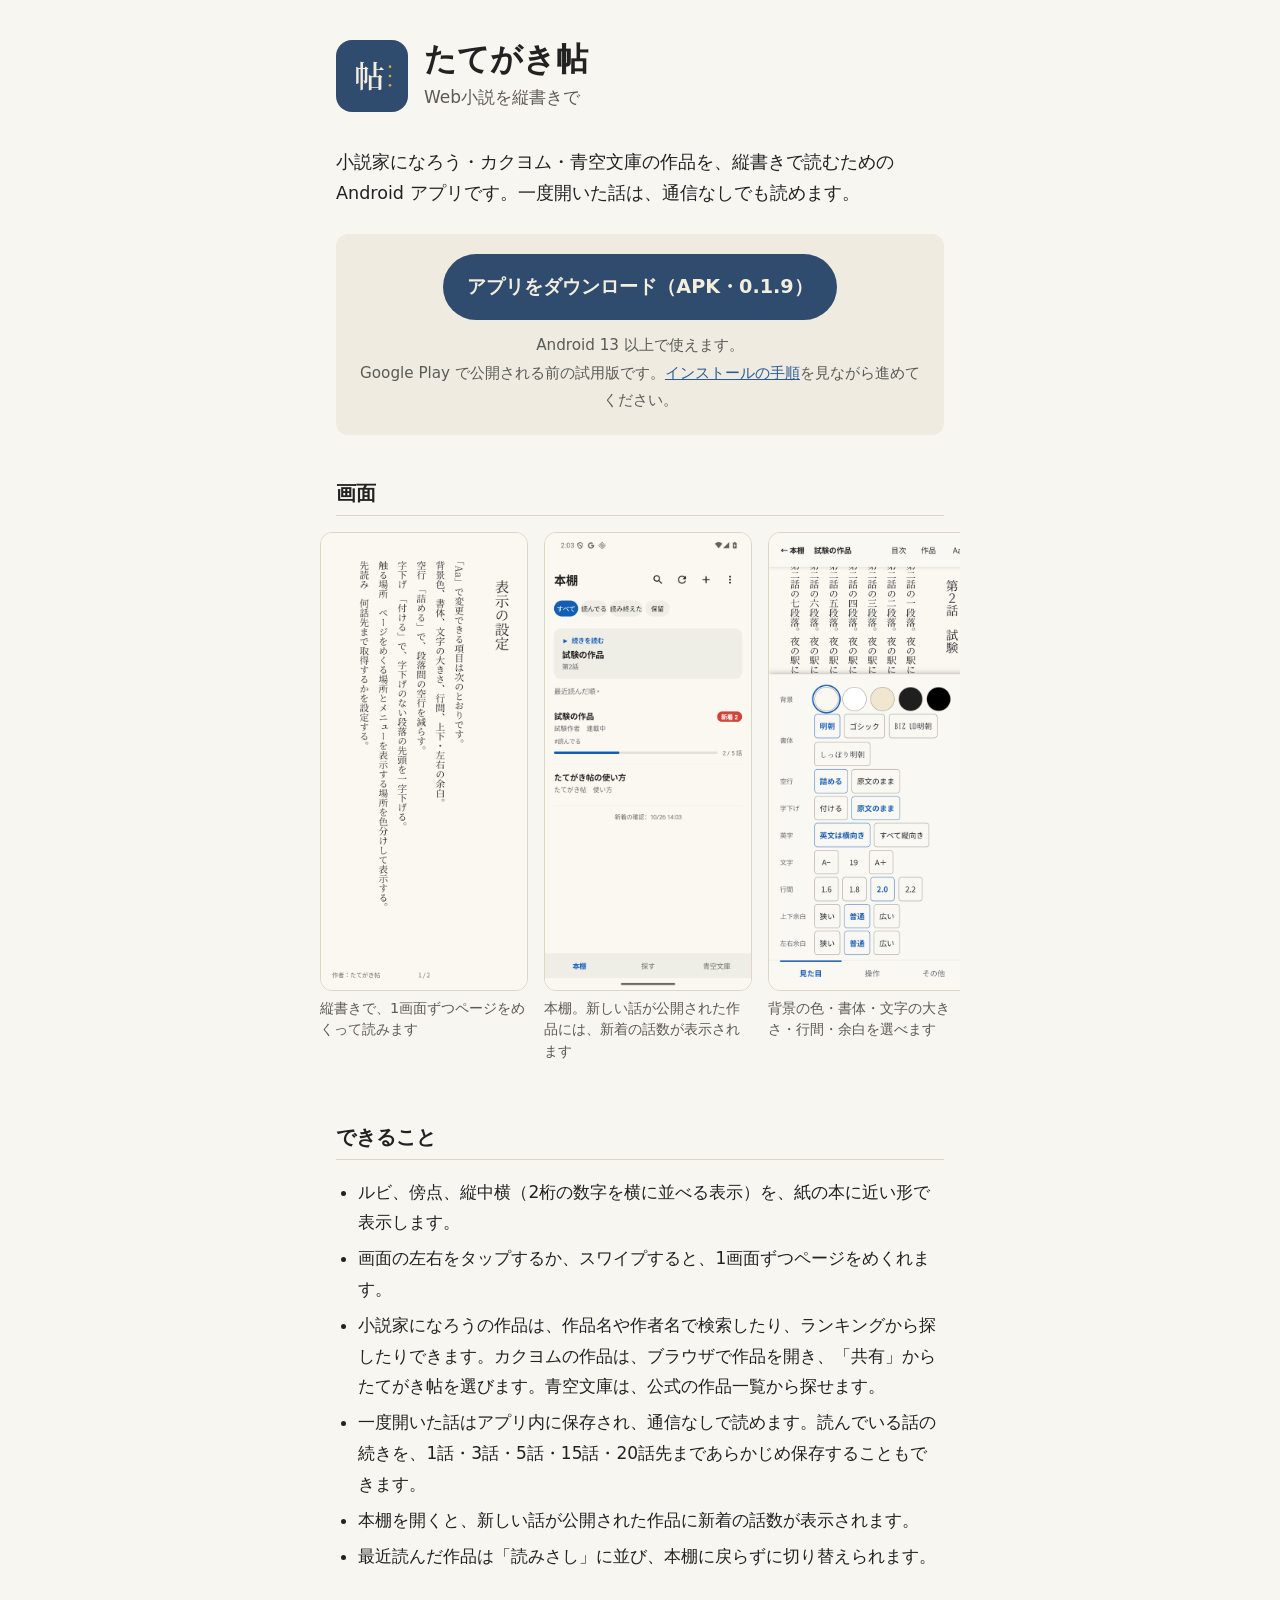
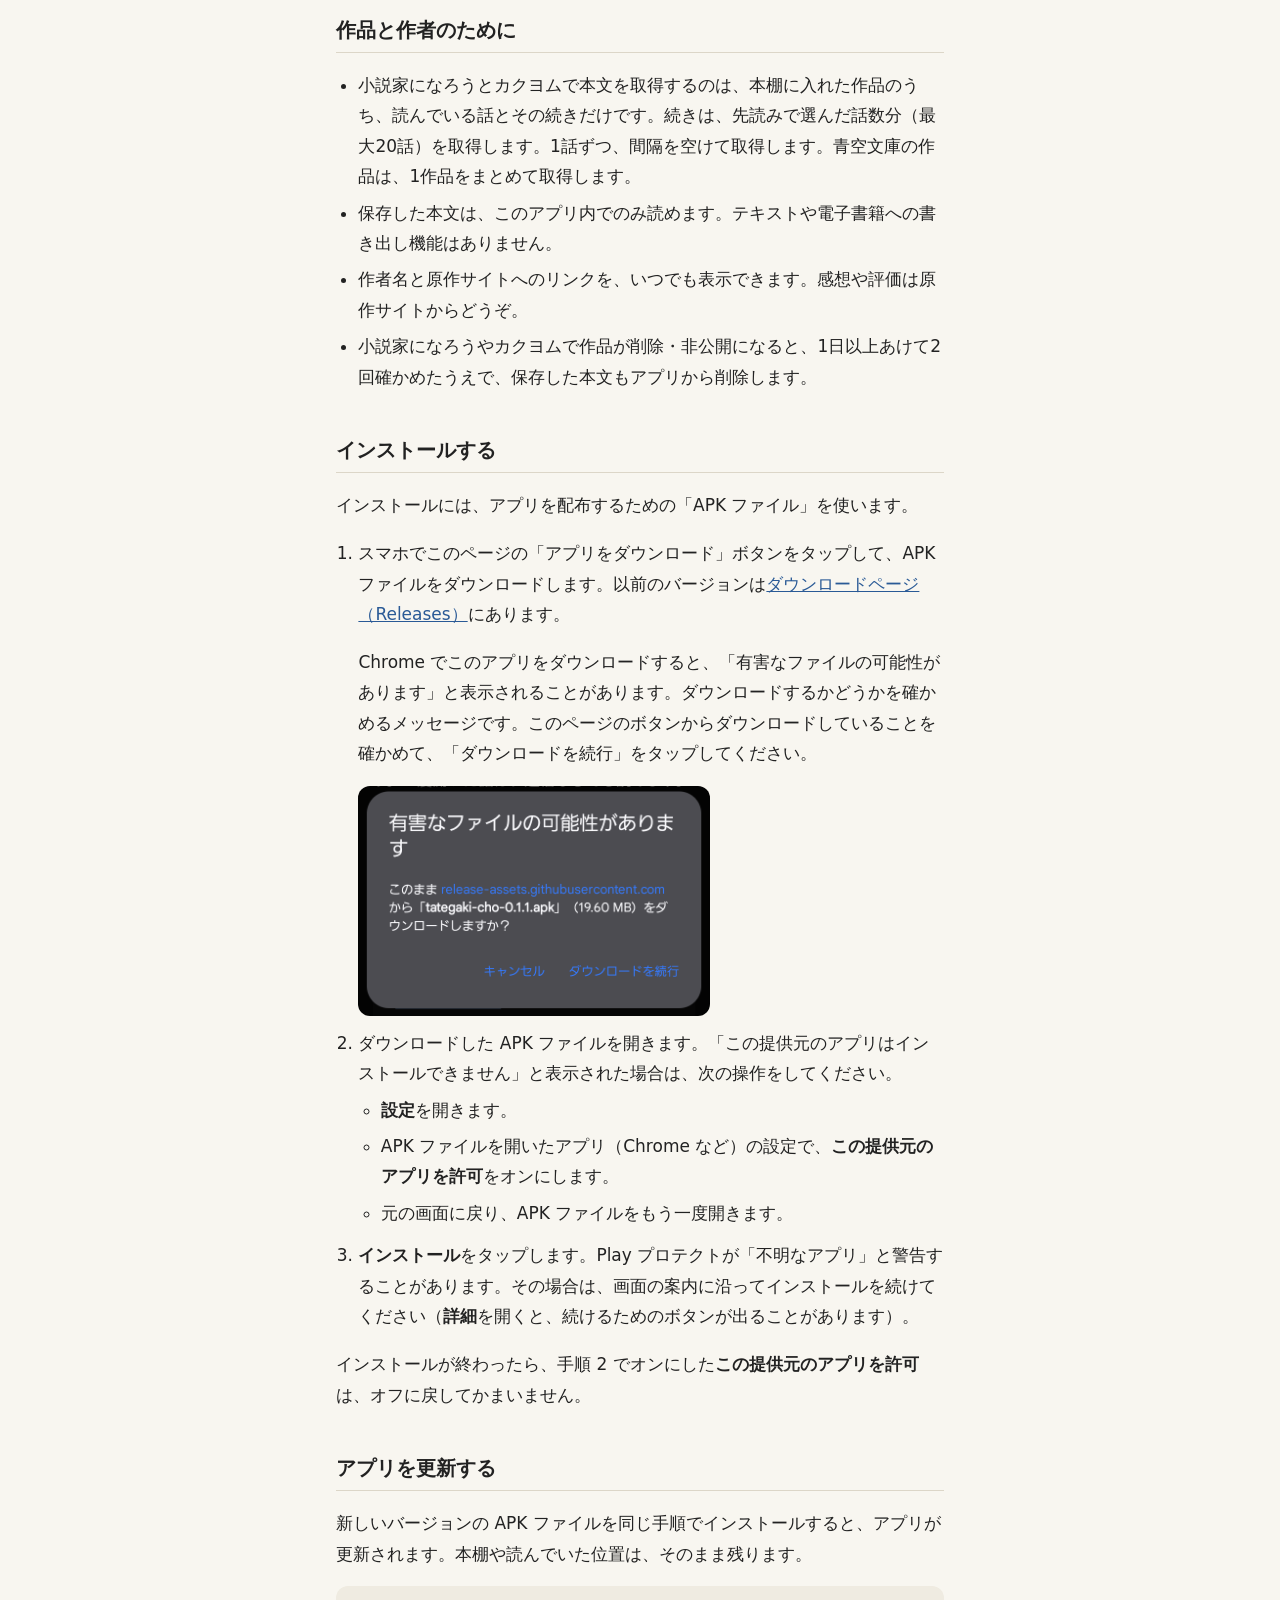
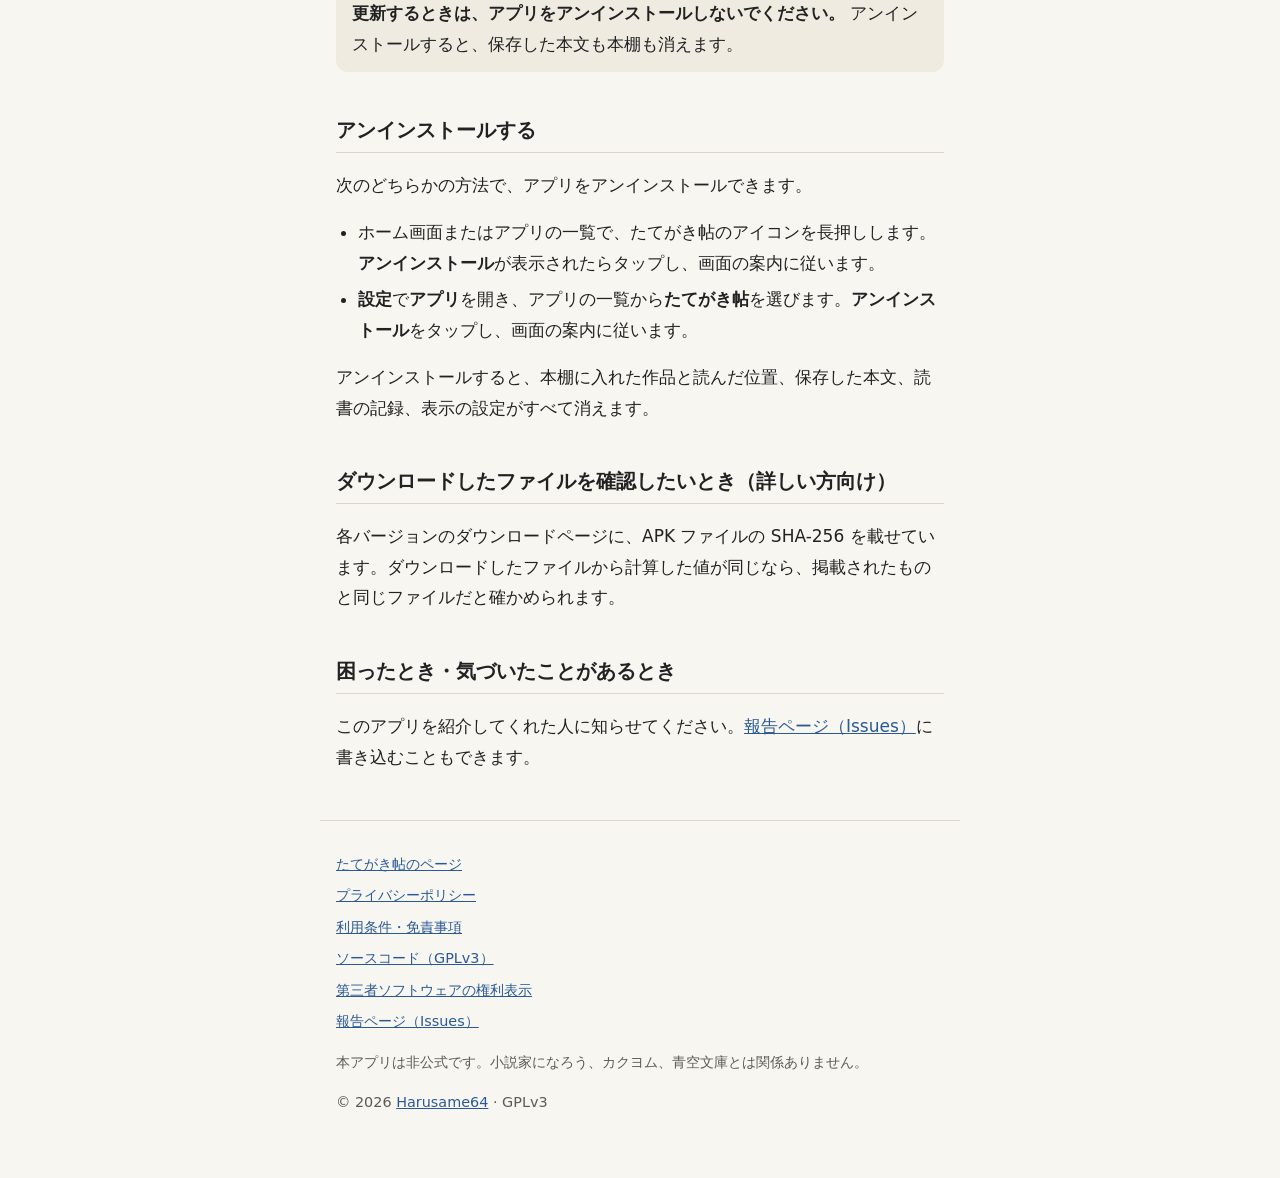
<file: site/index.html>
<!doctype html>
<html lang="ja">
<head>
<meta charset="utf-8">
<meta name="viewport" content="width=device-width, initial-scale=1">
<title>たてがき帖 — Web小説を縦書きで</title>
<meta name="description" content="小説家になろう・カクヨム・青空文庫の作品を縦書きで読む Android アプリ。開いた話は通信なしでも読めます。">
<link rel="canonical" href="https://harusame64.github.io/tategaki-cho/">
<meta property="og:type" content="website">
<meta property="og:site_name" content="たてがき帖">
<meta property="og:locale" content="ja_JP">
<meta property="og:title" content="たてがき帖 — Web小説を縦書きで">
<meta property="og:description" content="小説家になろう・カクヨム・青空文庫の作品を縦書きで読む Android アプリ。開いた話は通信なしでも読めます。">
<meta property="og:url" content="https://harusame64.github.io/tategaki-cho/">
<meta property="og:image" content="https://harusame64.github.io/tategaki-cho/icon-512.png">
<meta name="twitter:card" content="summary">
<meta name="referrer" content="no-referrer">
<link rel="icon" href="icon.svg" type="image/svg+xml">
<link rel="icon" href="icon-32.png" sizes="32x32">
<link rel="apple-touch-icon" href="icon-180.png">
<script type="application/ld+json">
{
  "@context": "https://schema.org",
  "@type": "SoftwareApplication",
  "name": "たてがき帖",
  "applicationCategory": "BookApplication",
  "operatingSystem": "Android 13+",
  "url": "https://harusame64.github.io/tategaki-cho/",
  "downloadUrl": "https://github.com/Harusame64/tategaki-cho/releases/download/v0.1.9/tategaki-cho-0.1.9.apk",
  "license": "https://www.gnu.org/licenses/gpl-3.0.html",
  "inLanguage": "ja",
  "isAccessibleForFree": true,
  "description": "小説家になろう・カクヨム・青空文庫の作品を縦書きで読む Android アプリ。開いた話は通信なしでも読めます。"
}
</script>
<link rel="stylesheet" href="style.css">
</head>
<body>
<header>
  <img src="icon.svg" alt="" width="72" height="72">
  <div>
    <h1>たてがき帖</h1>
    <p>Web小説を縦書きで</p>
  </div>
</header>

<main>
  <p class="lead">小説家になろう・カクヨム・青空文庫の作品を、縦書きで読むための Android アプリです。一度開いた話は、通信なしでも読めます。</p>

  <div class="download">
    <!-- The APK itself, by version (its file name carries the version). Updated at each release (docs/release.md). -->
    <a class="button" href="https://github.com/Harusame64/tategaki-cho/releases/download/v0.1.9/tategaki-cho-0.1.9.apk">アプリをダウンロード（APK・0.1.9）</a>
    <p>Android 13 以上で使えます。<br>Google Play で公開される前の試用版です。<a href="#install">インストールの手順</a>を見ながら進めてください。</p>
  </div>

  <h2>画面</h2>
  <div class="shots">
    <figure>
      <img src="images/kinari_page.png" width="540" height="1200" alt="縦書きのページ。アプリに入っている使い方の説明を表示している">
      <figcaption>縦書きで、1画面ずつページをめくって読みます</figcaption>
    </figure>
    <figure>
      <img src="images/kinari_shelf.png" width="540" height="1200" alt="本棚。「続きを読む」ボタンと、新着の話数が表示された作品">
      <figcaption>本棚。新しい話が公開された作品には、新着の話数が表示されます</figcaption>
    </figure>
    <figure>
      <img src="images/kinari_aa.png" width="540" height="1200" alt="表示の設定。背景、書体、文字の大きさ、行間、余白など">
      <figcaption>背景の色・書体・文字の大きさ・行間・余白を選べます</figcaption>
    </figure>
    <figure>
      <img src="images/dark_page.png" width="540" height="1200" alt="暗い背景で表示した縦書きのページ">
      <figcaption>暗い背景でも読めます</figcaption>
    </figure>
    <figure>
      <img src="images/kinari_toc.png" width="540" height="1200" alt="目次。章ごとに帯で分かれ、保存済みの話に印が付いている">
      <figcaption>目次で、保存済みの話が分かります</figcaption>
    </figure>
    <figure>
      <img src="images/kinari_month.png" width="540" height="1200" alt="読書の記録。読んだ日がカレンダーに色で示され、その月のまとめが表示されている">
      <figcaption>読書の記録。読んだ日はカレンダーで分かり、月ごと・年ごとのまとめも見られます</figcaption>
    </figure>
  </div>

  <h2>できること</h2>
  <ul>
    <li>ルビ、傍点、縦中横（2桁の数字を横に並べる表示）を、紙の本に近い形で表示します。</li>
    <li>画面の左右をタップするか、スワイプすると、1画面ずつページをめくれます。</li>
    <li>小説家になろうの作品は、作品名や作者名で検索したり、ランキングから探したりできます。カクヨムの作品は、ブラウザで作品を開き、「共有」からたてがき帖を選びます。青空文庫は、公式の作品一覧から探せます。</li>
    <li>一度開いた話はアプリ内に保存され、通信なしで読めます。読んでいる話の続きを、1話・3話・5話・15話・20話先まであらかじめ保存することもできます。</li>
    <li>本棚を開くと、新しい話が公開された作品に新着の話数が表示されます。</li>
    <li>最近読んだ作品は「読みさし」に並び、本棚に戻らずに切り替えられます。</li>
  </ul>

  <h2>作品と作者のために</h2>
  <ul>
    <li>小説家になろうとカクヨムで本文を取得するのは、本棚に入れた作品のうち、読んでいる話とその続きだけです。続きは、先読みで選んだ話数分（最大20話）を取得します。1話ずつ、間隔を空けて取得します。青空文庫の作品は、1作品をまとめて取得します。</li>
    <li>保存した本文は、このアプリ内でのみ読めます。テキストや電子書籍への書き出し機能はありません。</li>
    <li>作者名と原作サイトへのリンクを、いつでも表示できます。感想や評価は原作サイトからどうぞ。</li>
    <li>小説家になろうやカクヨムで作品が削除・非公開になると、1日以上あけて2回確かめたうえで、保存した本文もアプリから削除します。</li>
  </ul>

  <h2 id="install">インストールする</h2>
  <p>インストールには、アプリを配布するための「APK ファイル」を使います。</p>
  <ol>
    <li>スマホでこのページの「アプリをダウンロード」ボタンをタップして、APK ファイルをダウンロードします。以前のバージョンは<a href="https://github.com/Harusame64/tategaki-cho/releases">ダウンロードページ（Releases）</a>にあります。
      <p>Chrome でこのアプリをダウンロードすると、「有害なファイルの可能性があります」と表示されることがあります。ダウンロードするかどうかを確かめるメッセージです。このページのボタンからダウンロードしていることを確かめて、「ダウンロードを続行」をタップしてください。</p>
      <img class="note-shot" src="images/download-warning.png" width="720" height="470" alt="「有害なファイルの可能性があります」というメッセージ。下に「キャンセル」と「ダウンロードを続行」のボタンがある"></li>
    <li>ダウンロードした APK ファイルを開きます。「この提供元のアプリはインストールできません」と表示された場合は、次の操作をしてください。
      <ul>
        <li><strong>設定</strong>を開きます。</li>
        <li>APK ファイルを開いたアプリ（Chrome など）の設定で、<strong>この提供元のアプリを許可</strong>をオンにします。</li>
        <li>元の画面に戻り、APK ファイルをもう一度開きます。</li>
      </ul>
    </li>
    <li><strong>インストール</strong>をタップします。Play プロテクトが「不明なアプリ」と警告することがあります。その場合は、画面の案内に沿ってインストールを続けてください（<strong>詳細</strong>を開くと、続けるためのボタンが出ることがあります）。</li>
  </ol>
  <p>インストールが終わったら、手順 2 でオンにした<strong>この提供元のアプリを許可</strong>は、オフに戻してかまいません。</p>

  <h2>アプリを更新する</h2>
  <p>新しいバージョンの APK ファイルを同じ手順でインストールすると、アプリが更新されます。本棚や読んでいた位置は、そのまま残ります。</p>
  <p class="note"><strong>更新するときは、アプリをアンインストールしないでください。</strong> アンインストールすると、保存した本文も本棚も消えます。</p>

  <h2 id="uninstall">アンインストールする</h2>
  <p>次のどちらかの方法で、アプリをアンインストールできます。</p>
  <ul>
    <li>ホーム画面またはアプリの一覧で、たてがき帖のアイコンを長押しします。<strong>アンインストール</strong>が表示されたらタップし、画面の案内に従います。</li>
    <li><strong>設定</strong>で<strong>アプリ</strong>を開き、アプリの一覧から<strong>たてがき帖</strong>を選びます。<strong>アンインストール</strong>をタップし、画面の案内に従います。</li>
  </ul>
  <p>アンインストールすると、本棚に入れた作品と読んだ位置、保存した本文、読書の記録、表示の設定がすべて消えます。</p>

  <h2>ダウンロードしたファイルを確認したいとき（詳しい方向け）</h2>
  <p>各バージョンのダウンロードページに、APK ファイルの SHA-256 を載せています。ダウンロードしたファイルから計算した値が同じなら、掲載されたものと同じファイルだと確かめられます。</p>

  <h2>困ったとき・気づいたことがあるとき</h2>
  <p>このアプリを紹介してくれた人に知らせてください。<a href="https://github.com/Harusame64/tategaki-cho/issues">報告ページ（Issues）</a>に書き込むこともできます。</p>
</main>

<footer>
  <nav aria-label="このサイトのページ">
    <ul>
      <li><a href="./">たてがき帖のページ</a></li>
      <li><a href="privacy.html">プライバシーポリシー</a></li>
      <li><a href="terms.html">利用条件・免責事項</a></li>
      <li><a href="https://github.com/Harusame64/tategaki-cho">ソースコード（GPLv3）</a></li>
      <li><a href="https://github.com/Harusame64/tategaki-cho/blob/main/THIRD-PARTY-NOTICES.txt">第三者ソフトウェアの権利表示</a></li>
      <li><a href="https://github.com/Harusame64/tategaki-cho/issues">報告ページ（Issues）</a></li>
    </ul>
  </nav>
  <p>本アプリは非公式です。小説家になろう、カクヨム、青空文庫とは関係ありません。</p>
  <p>© 2026 <a href="https://harusame64.github.io/">Harusame64</a> · GPLv3</p>
</footer>
</body>
</html>
</file>
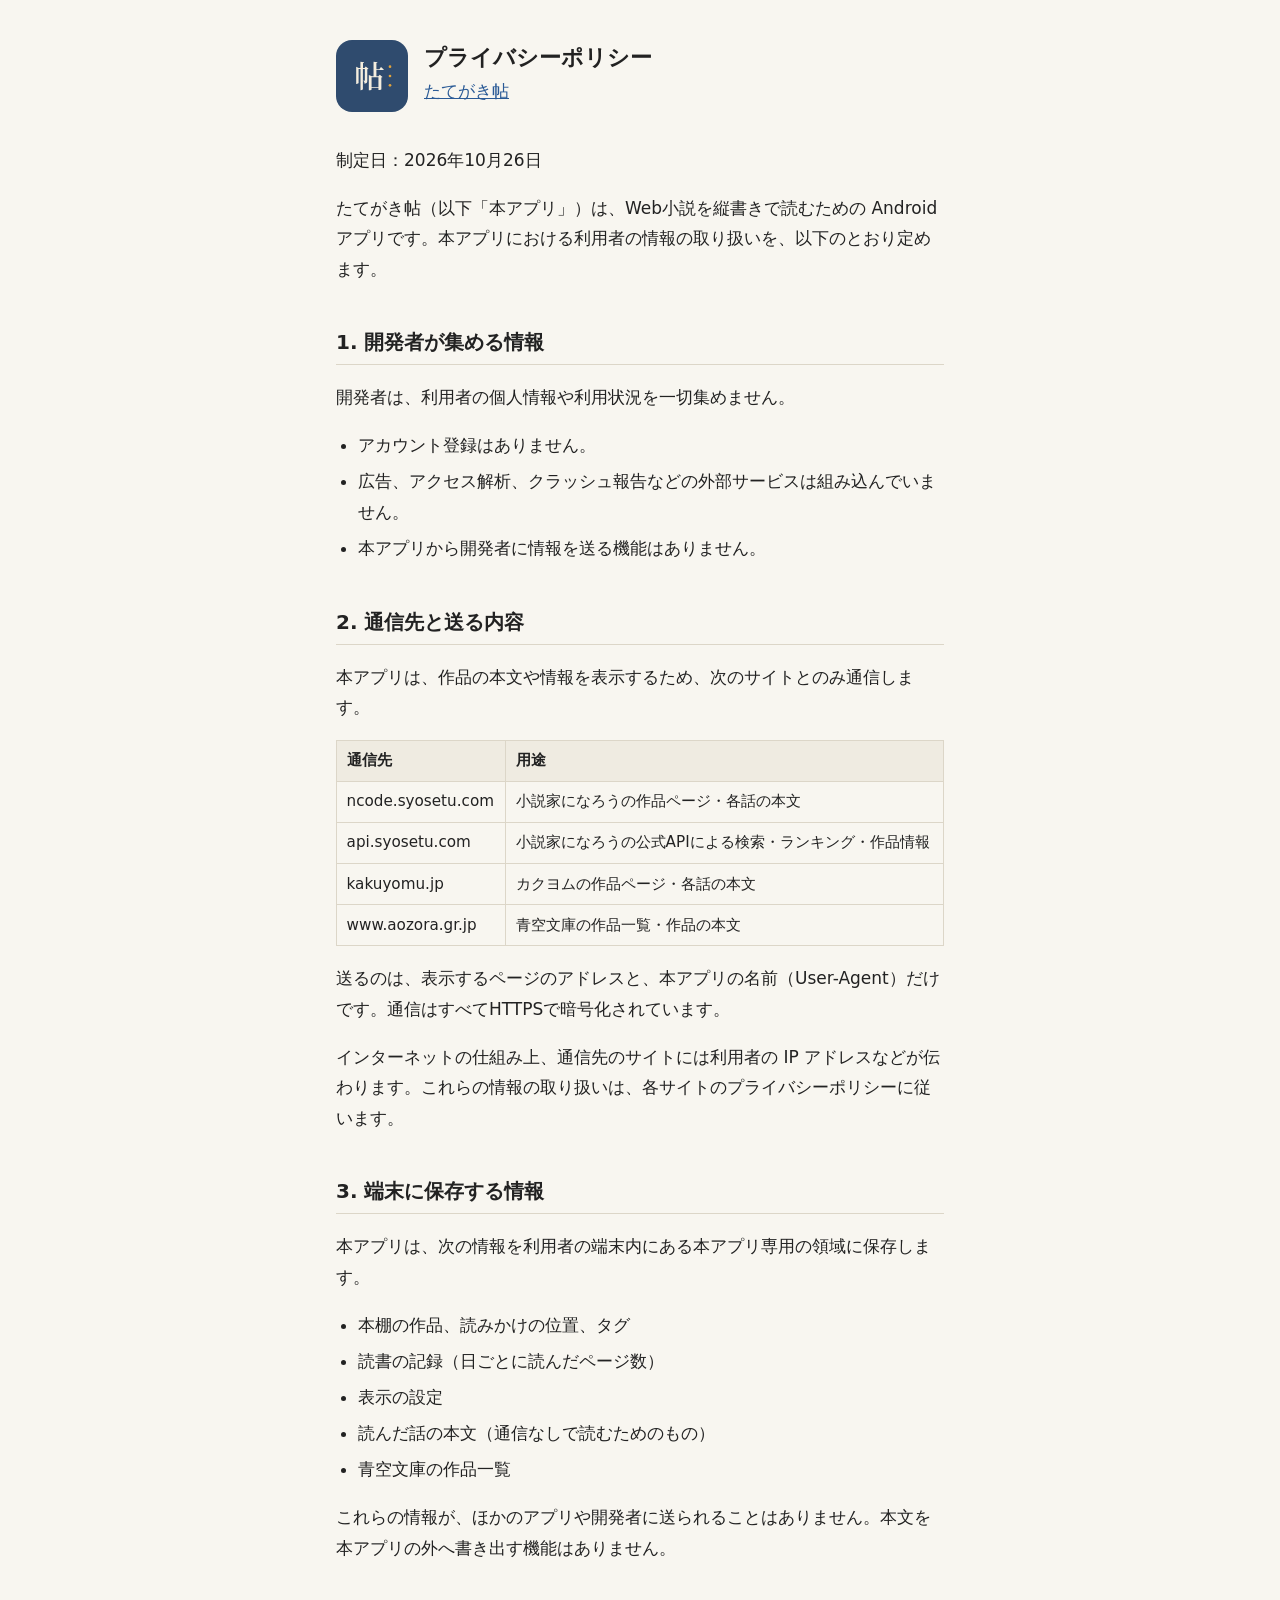
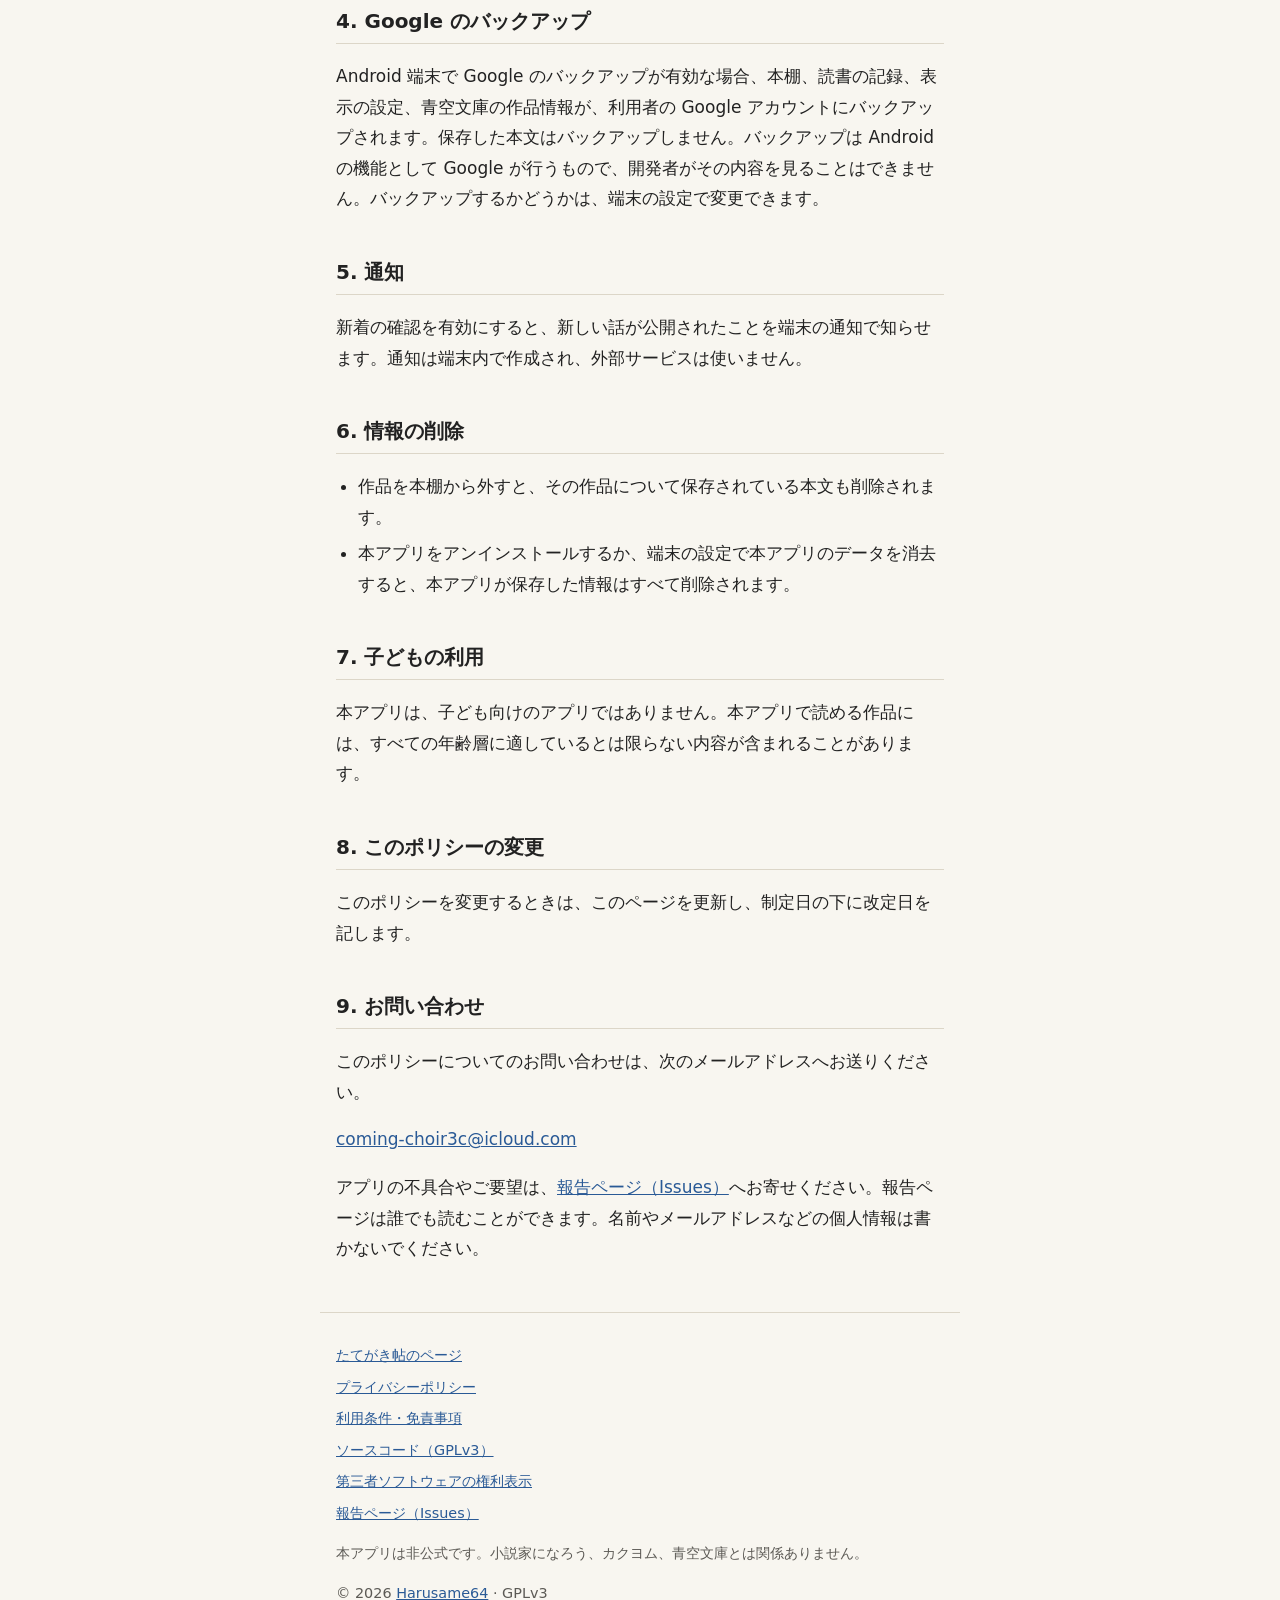
<file: site/privacy.html>
<!doctype html>
<html lang="ja">
<head>
<meta charset="utf-8">
<meta name="viewport" content="width=device-width, initial-scale=1">
<title>プライバシーポリシー — たてがき帖</title>
<meta name="description" content="たてがき帖のプライバシーポリシー。開発者は利用者の情報を集めません。">
<link rel="canonical" href="https://harusame64.github.io/tategaki-cho/privacy.html">
<meta name="referrer" content="no-referrer">
<link rel="icon" href="icon.svg" type="image/svg+xml">
<link rel="icon" href="icon-32.png" sizes="32x32">
<link rel="apple-touch-icon" href="icon-180.png">
<link rel="stylesheet" href="style.css">
</head>
<body>
<!-- The text of docs/privacy-policy.md, word for word. Change both together. -->
<header>
  <img src="icon.svg" alt="" width="72" height="72">
  <div>
    <h1 class="page-title">プライバシーポリシー</h1>
    <p><a href="./">たてがき帖</a></p>
  </div>
</header>

<main>
  <p>制定日：2026年10月26日</p>

  <p>たてがき帖（以下「本アプリ」）は、Web小説を縦書きで読むための Android アプリです。本アプリにおける利用者の情報の取り扱いを、以下のとおり定めます。</p>

  <h2>1. 開発者が集める情報</h2>
  <p>開発者は、利用者の個人情報や利用状況を一切集めません。</p>
  <ul>
    <li>アカウント登録はありません。</li>
    <li>広告、アクセス解析、クラッシュ報告などの外部サービスは組み込んでいません。</li>
    <li>本アプリから開発者に情報を送る機能はありません。</li>
  </ul>

  <h2>2. 通信先と送る内容</h2>
  <p>本アプリは、作品の本文や情報を表示するため、次のサイトとのみ通信します。</p>
  <div class="table-wrap">
    <table>
      <thead><tr><th>通信先</th><th>用途</th></tr></thead>
      <tbody>
        <tr><td>ncode.syosetu.com</td><td>小説家になろうの作品ページ・各話の本文</td></tr>
        <tr><td>api.syosetu.com</td><td>小説家になろうの公式APIによる検索・ランキング・作品情報</td></tr>
        <tr><td>kakuyomu.jp</td><td>カクヨムの作品ページ・各話の本文</td></tr>
        <tr><td>www.aozora.gr.jp</td><td>青空文庫の作品一覧・作品の本文</td></tr>
      </tbody>
    </table>
  </div>
  <p>送るのは、表示するページのアドレスと、本アプリの名前（User-Agent）だけです。通信はすべてHTTPSで暗号化されています。</p>
  <p>インターネットの仕組み上、通信先のサイトには利用者の IP アドレスなどが伝わります。これらの情報の取り扱いは、各サイトのプライバシーポリシーに従います。</p>

  <h2>3. 端末に保存する情報</h2>
  <p>本アプリは、次の情報を利用者の端末内にある本アプリ専用の領域に保存します。</p>
  <ul>
    <li>本棚の作品、読みかけの位置、タグ</li>
    <li>読書の記録（日ごとに読んだページ数）</li>
    <li>表示の設定</li>
    <li>読んだ話の本文（通信なしで読むためのもの）</li>
    <li>青空文庫の作品一覧</li>
  </ul>
  <p>これらの情報が、ほかのアプリや開発者に送られることはありません。本文を本アプリの外へ書き出す機能はありません。</p>

  <h2>4. Google のバックアップ</h2>
  <p>Android 端末で Google のバックアップが有効な場合、本棚、読書の記録、表示の設定、青空文庫の作品情報が、利用者の Google アカウントにバックアップされます。保存した本文はバックアップしません。バックアップは Android の機能として Google が行うもので、開発者がその内容を見ることはできません。バックアップするかどうかは、端末の設定で変更できます。</p>

  <h2>5. 通知</h2>
  <p>新着の確認を有効にすると、新しい話が公開されたことを端末の通知で知らせます。通知は端末内で作成され、外部サービスは使いません。</p>

  <h2>6. 情報の削除</h2>
  <ul>
    <li>作品を本棚から外すと、その作品について保存されている本文も削除されます。</li>
    <li>本アプリをアンインストールするか、端末の設定で本アプリのデータを消去すると、本アプリが保存した情報はすべて削除されます。</li>
  </ul>

  <h2>7. 子どもの利用</h2>
  <p>本アプリは、子ども向けのアプリではありません。本アプリで読める作品には、すべての年齢層に適しているとは限らない内容が含まれることがあります。</p>

  <h2>8. このポリシーの変更</h2>
  <p>このポリシーを変更するときは、このページを更新し、制定日の下に改定日を記します。</p>

  <h2>9. お問い合わせ</h2>
  <p>このポリシーについてのお問い合わせは、次のメールアドレスへお送りください。</p>
  <p><a href="mailto:coming-choir3c@icloud.com">coming-choir3c@icloud.com</a></p>
  <p>アプリの不具合やご要望は、<a href="https://github.com/Harusame64/tategaki-cho/issues">報告ページ（Issues）</a>へお寄せください。報告ページは誰でも読むことができます。名前やメールアドレスなどの個人情報は書かないでください。</p>

  
</main>

<footer>
  <nav aria-label="このサイトのページ">
    <ul>
      <li><a href="./">たてがき帖のページ</a></li>
      <li><a href="privacy.html">プライバシーポリシー</a></li>
      <li><a href="terms.html">利用条件・免責事項</a></li>
      <li><a href="https://github.com/Harusame64/tategaki-cho">ソースコード（GPLv3）</a></li>
      <li><a href="https://github.com/Harusame64/tategaki-cho/blob/main/THIRD-PARTY-NOTICES.txt">第三者ソフトウェアの権利表示</a></li>
      <li><a href="https://github.com/Harusame64/tategaki-cho/issues">報告ページ（Issues）</a></li>
    </ul>
  </nav>
  <p>本アプリは非公式です。小説家になろう、カクヨム、青空文庫とは関係ありません。</p>
  <p>© 2026 <a href="https://harusame64.github.io/">Harusame64</a> · GPLv3</p>
</footer>
</body>
</html>
</file>
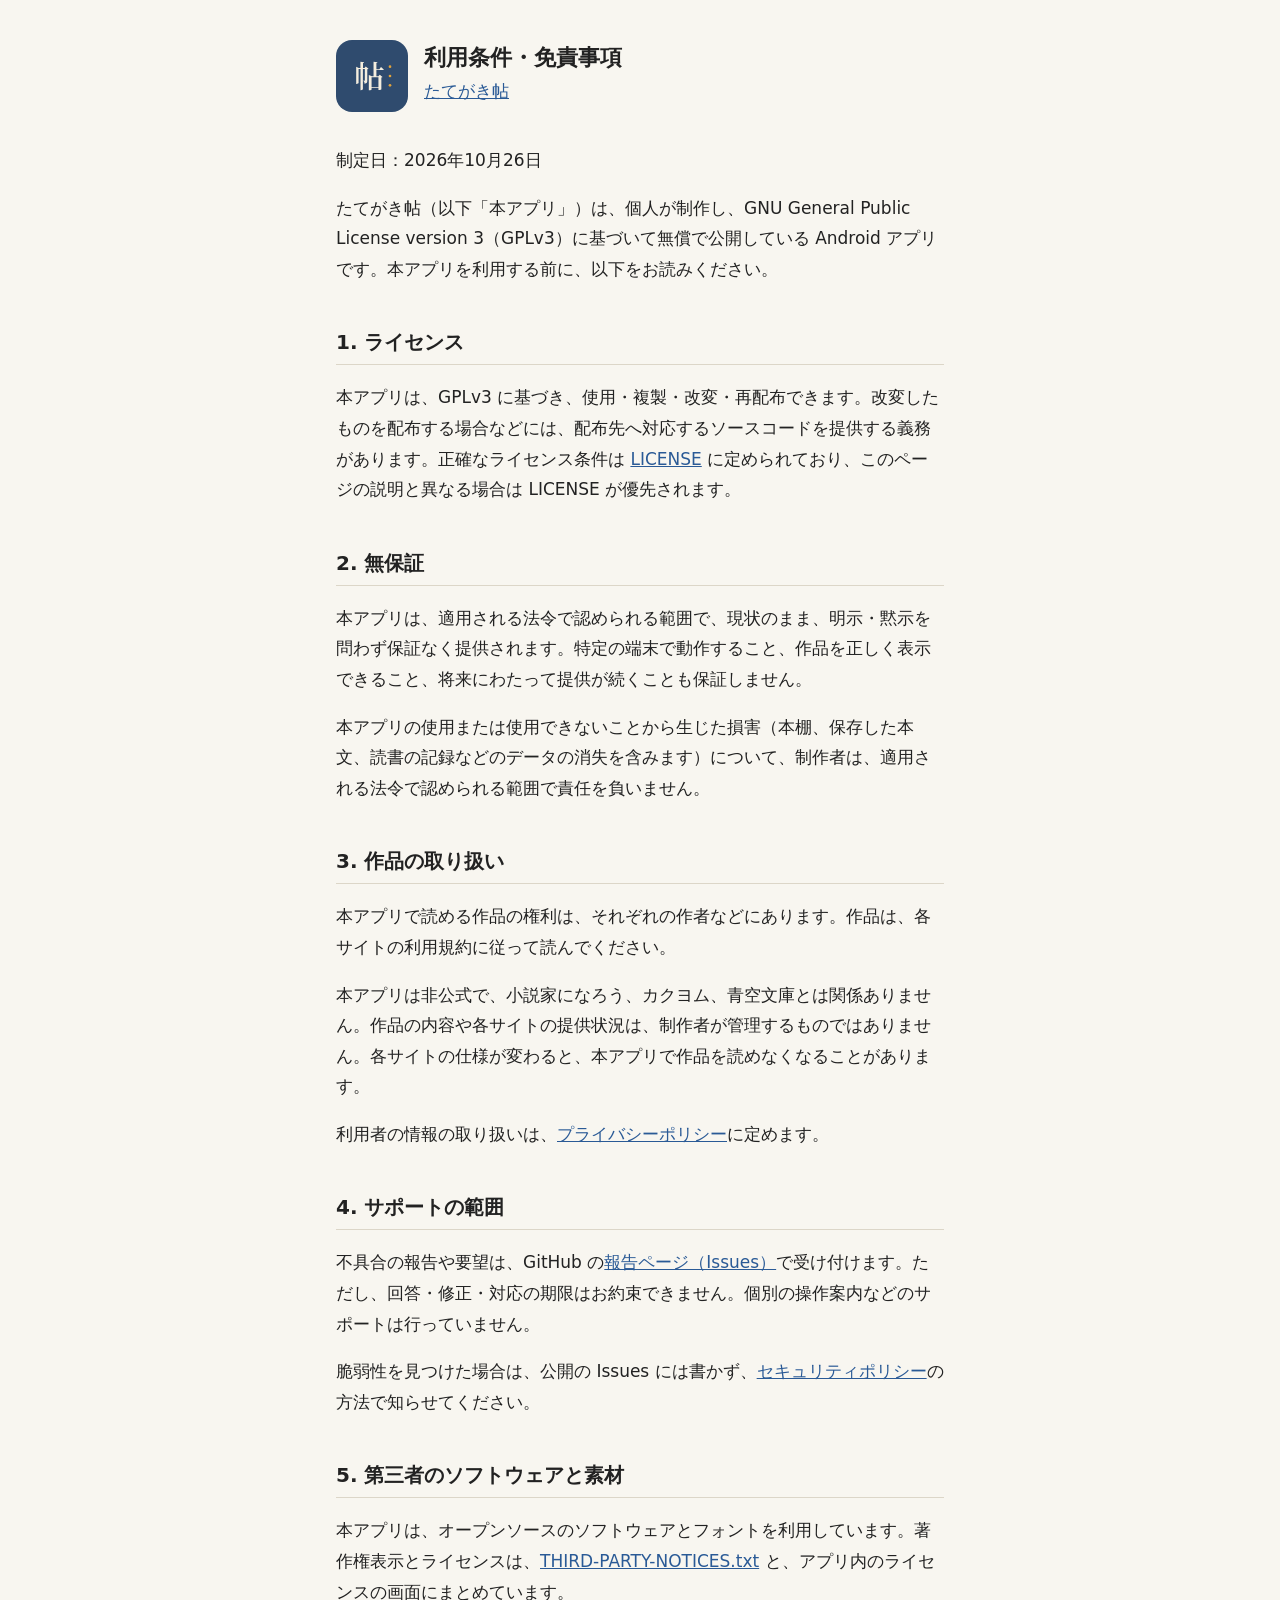
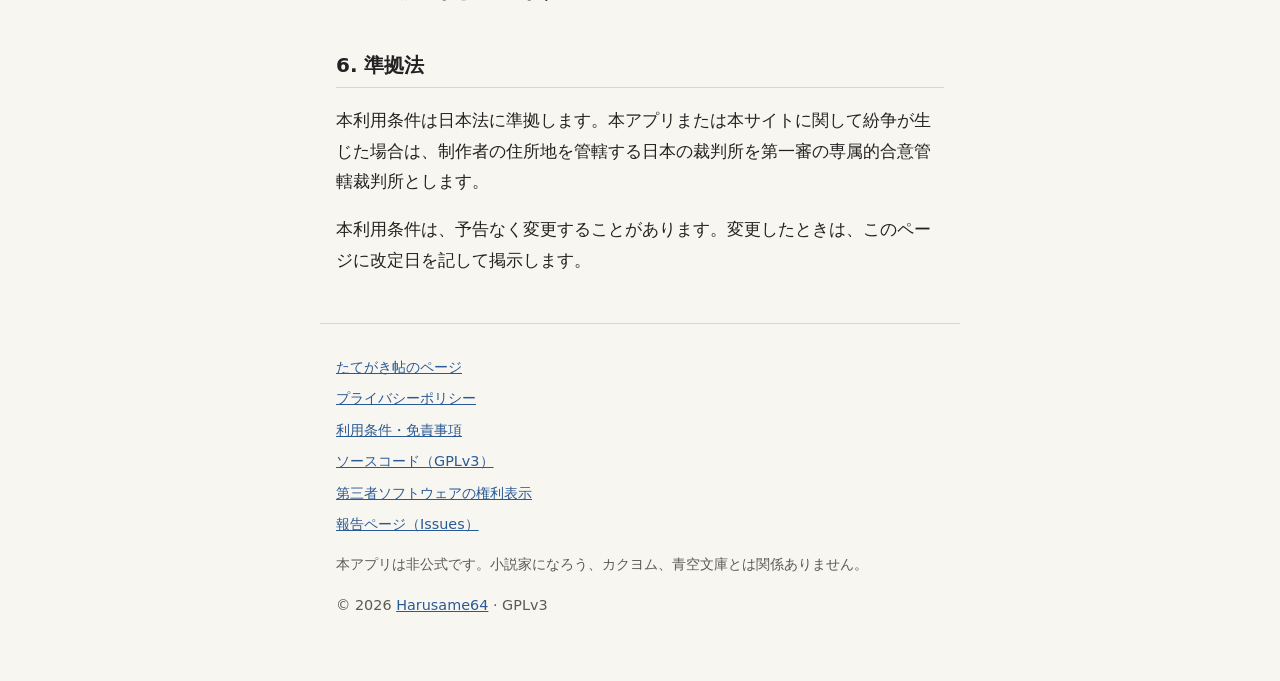
<file: site/terms.html>
<!doctype html>
<html lang="ja">
<head>
<meta charset="utf-8">
<meta name="viewport" content="width=device-width, initial-scale=1">
<title>利用条件・免責事項 — たてがき帖</title>
<meta name="description" content="たてがき帖の利用条件と免責事項。">
<link rel="canonical" href="https://harusame64.github.io/tategaki-cho/terms.html">
<meta name="referrer" content="no-referrer">
<link rel="icon" href="icon.svg" type="image/svg+xml">
<link rel="icon" href="icon-32.png" sizes="32x32">
<link rel="apple-touch-icon" href="icon-180.png">
<link rel="stylesheet" href="style.css">
</head>
<body>
<header>
  <img src="icon.svg" alt="" width="72" height="72">
  <div>
    <h1 class="page-title">利用条件・免責事項</h1>
    <p><a href="./">たてがき帖</a></p>
  </div>
</header>

<main>
  <p>制定日：2026年10月26日</p>

  <p>たてがき帖（以下「本アプリ」）は、個人が制作し、GNU General Public License version 3（GPLv3）に基づいて無償で公開している Android アプリです。本アプリを利用する前に、以下をお読みください。</p>

  <h2>1. ライセンス</h2>
  <p>本アプリは、GPLv3 に基づき、使用・複製・改変・再配布できます。改変したものを配布する場合などには、配布先へ対応するソースコードを提供する義務があります。正確なライセンス条件は <a href="https://github.com/Harusame64/tategaki-cho/blob/main/LICENSE">LICENSE</a> に定められており、このページの説明と異なる場合は LICENSE が優先されます。</p>

  <h2>2. 無保証</h2>
  <p>本アプリは、適用される法令で認められる範囲で、現状のまま、明示・黙示を問わず保証なく提供されます。特定の端末で動作すること、作品を正しく表示できること、将来にわたって提供が続くことも保証しません。</p>
  <p>本アプリの使用または使用できないことから生じた損害（本棚、保存した本文、読書の記録などのデータの消失を含みます）について、制作者は、適用される法令で認められる範囲で責任を負いません。</p>

  <h2>3. 作品の取り扱い</h2>
  <p>本アプリで読める作品の権利は、それぞれの作者などにあります。作品は、各サイトの利用規約に従って読んでください。</p>
  <p>本アプリは非公式で、小説家になろう、カクヨム、青空文庫とは関係ありません。作品の内容や各サイトの提供状況は、制作者が管理するものではありません。各サイトの仕様が変わると、本アプリで作品を読めなくなることがあります。</p>
  <p>利用者の情報の取り扱いは、<a href="privacy.html">プライバシーポリシー</a>に定めます。</p>

  <h2>4. サポートの範囲</h2>
  <p>不具合の報告や要望は、GitHub の<a href="https://github.com/Harusame64/tategaki-cho/issues">報告ページ（Issues）</a>で受け付けます。ただし、回答・修正・対応の期限はお約束できません。個別の操作案内などのサポートは行っていません。</p>
  <p>脆弱性を見つけた場合は、公開の Issues には書かず、<a href="https://github.com/Harusame64/tategaki-cho/security/policy">セキュリティポリシー</a>の方法で知らせてください。</p>

  <h2>5. 第三者のソフトウェアと素材</h2>
  <p>本アプリは、オープンソースのソフトウェアとフォントを利用しています。著作権表示とライセンスは、<a href="https://github.com/Harusame64/tategaki-cho/blob/main/THIRD-PARTY-NOTICES.txt">THIRD-PARTY-NOTICES.txt</a> と、アプリ内のライセンスの画面にまとめています。</p>

  <h2>6. 準拠法</h2>
  <p>本利用条件は日本法に準拠します。本アプリまたは本サイトに関して紛争が生じた場合は、制作者の住所地を管轄する日本の裁判所を第一審の専属的合意管轄裁判所とします。</p>

  <p>本利用条件は、予告なく変更することがあります。変更したときは、このページに改定日を記して掲示します。</p>
</main>

<footer>
  <nav aria-label="このサイトのページ">
    <ul>
      <li><a href="./">たてがき帖のページ</a></li>
      <li><a href="privacy.html">プライバシーポリシー</a></li>
      <li><a href="terms.html">利用条件・免責事項</a></li>
      <li><a href="https://github.com/Harusame64/tategaki-cho">ソースコード（GPLv3）</a></li>
      <li><a href="https://github.com/Harusame64/tategaki-cho/blob/main/THIRD-PARTY-NOTICES.txt">第三者ソフトウェアの権利表示</a></li>
      <li><a href="https://github.com/Harusame64/tategaki-cho/issues">報告ページ（Issues）</a></li>
    </ul>
  </nav>
  <p>本アプリは非公式です。小説家になろう、カクヨム、青空文庫とは関係ありません。</p>
  <p>© 2026 <a href="https://harusame64.github.io/">Harusame64</a> · GPLv3</p>
</footer>
</body>
</html>
</file>
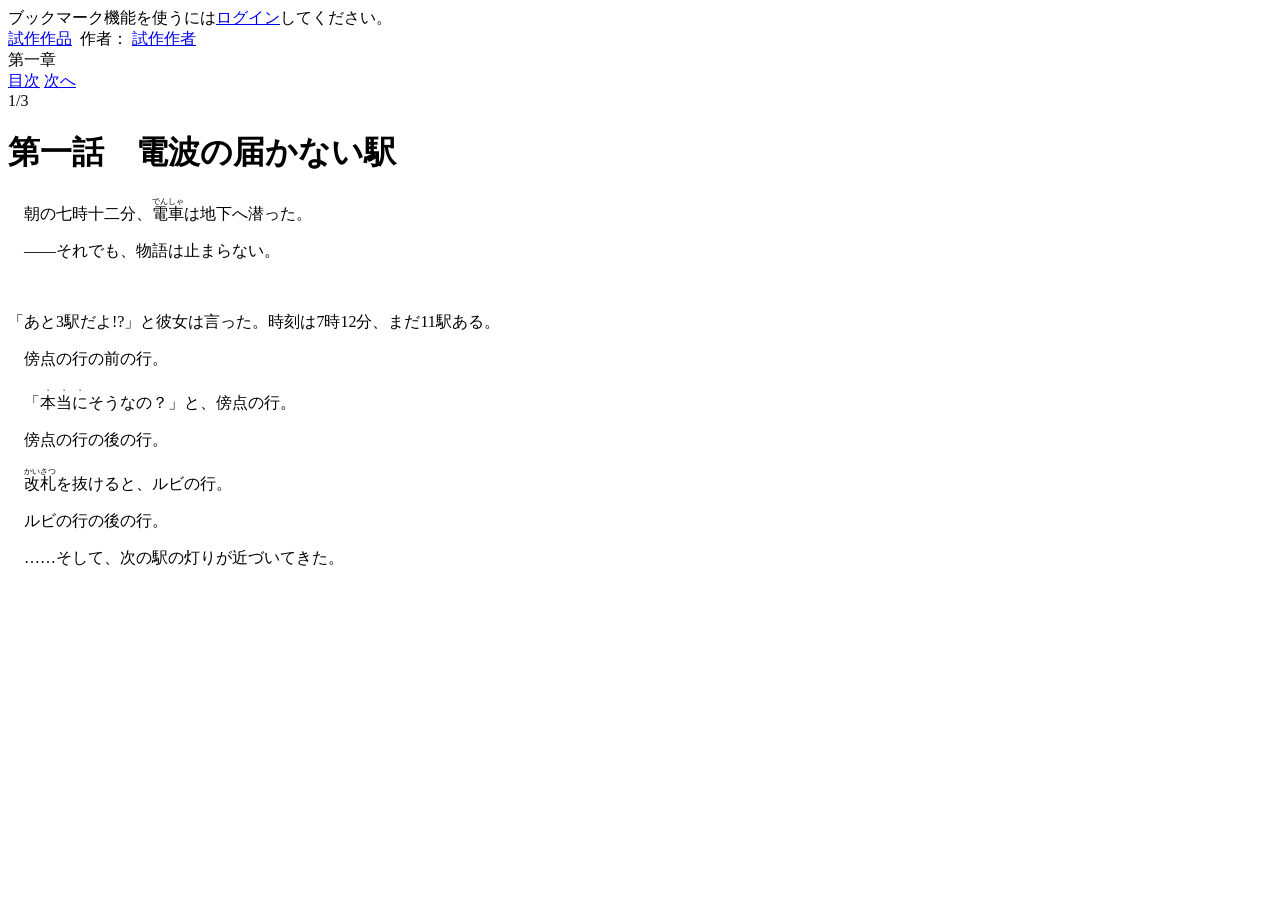
<file: app/src/main/assets/narou-episode-sample.html>
<!DOCTYPE html>
<html lang="ja"><head><meta charset="UTF-8"><title>試作作品 - 第一話</title></head>
<body>
<div class="l-container">
  <div class="c-announce-box">
    <div class="c-announce c-announce--note">ブックマーク機能を使うには<a href="https://syosetu.com/login/input/">ログイン</a>してください。</div>
    <div class="c-announce">
      <a href="/n0000aa/">試作作品</a>&nbsp;&nbsp;作者： <a href="https://mypage.syosetu.com/000000/?ref=ncodeannounce">試作作者</a>
      <br> <span>第一章</span>
    </div>
  </div>
  <div class="p-novel">
    <div class="c-pager c-pager--center"><a href="https://ncode.syosetu.com/n0000aa/" class="c-pager__item">目次</a> <a href="/n0000aa/2/" class="c-pager__item c-pager__item--next">次へ</a></div>
    <div class="p-novel__number js-siori">1/3</div>
    <h1 class="p-novel__title p-novel__title--rensai">第一話　電波の届かない駅</h1>
    <div class="js-novel-text p-novel__text">
      <p id="L1">　朝の七時十二分、<ruby>電車<rp>(</rp><rt>でんしゃ</rt><rp>)</rp></ruby>は地下へ潜った。</p>
      <p id="L2">　――それでも、物語は止まらない。</p>
      <p id="L3"><br></p>
      <p id="L4">「あと3駅だよ!?」と彼女は言った。時刻は7時12分、まだ11駅ある。</p>
      <p id="L6">　傍点の行の前の行。</p>
      <p id="L7">　「<ruby>本<rp>(</rp><rt>・</rt><rp>)</rp></ruby><ruby>当<rp>(</rp><rt>・</rt><rp>)</rp></ruby><ruby>に<rp>(</rp><rt>・</rt><rp>)</rp></ruby>そうなの？」と、傍点の行。</p>
      <p id="L8">　傍点の行の後の行。</p>
      <p id="L9">　<ruby>改札<rp>(</rp><rt>かいさつ</rt><rp>)</rp></ruby>を抜けると、ルビの行。</p>
      <p id="L10">　ルビの行の後の行。</p>
      <p id="L5">　……そして、次の駅の灯りが近づいてきた。</p>
    </div>
  </div>
</div>
</body></html>
</file>
<file: site/style.css>
:root {
  color-scheme: light dark;
  --bg: #f8f6f0;
  --surface: #efebe1;
  --text: #222;
  --muted: #5c5a55;
  --line: #dcd6c8;
  --accent: #2f4b6e;
  --on-accent: #f4eedf;
  --link: #2a5a96;
}
@media (prefers-color-scheme: dark) {
  :root {
    --bg: #1c1c1c;
    --surface: #2a2a2a;
    --text: #e8e6e1;
    --muted: #b0aca4;
    --line: #3c3a36;
    --accent: #f4eedf;
    --on-accent: #2f4b6e;
    --link: #9cc0ef;
  }
}
* { box-sizing: border-box; }
body {
  margin: 0;
  background: var(--bg);
  color: var(--text);
  font-family: system-ui, -apple-system, "Hiragino Sans", "Noto Sans JP", "Yu Gothic UI", "Meiryo", sans-serif;
  font-size: 17px;
  line-height: 1.8;
}
main, footer { max-width: 40rem; margin: 0 auto; padding: 0 1rem; }
a { color: var(--link); }
header {
  max-width: 40rem;
  margin: 0 auto;
  padding: 2.5rem 1rem 1rem;
  display: flex;
  gap: 1rem;
  align-items: center;
}
header img { width: 72px; height: 72px; border-radius: 16px; flex: none; }
h1 { font-family: "Hiragino Mincho ProN", "Yu Mincho", "Noto Serif JP", serif; font-size: 2rem; line-height: 1.2; margin: 0; }
header p { margin: .25rem 0 0; color: var(--muted); }
h2 { font-size: 1.25rem; margin: 2.5rem 0 .75rem; padding-bottom: .25rem; border-bottom: 1px solid var(--line); }
.lead { font-size: 1.1rem; }
.download {
  margin: 1.5rem 0 2rem;
  padding: 1.25rem;
  background: var(--surface);
  border-radius: 12px;
  text-align: center;
}
.button {
  display: inline-block;
  min-width: 16rem;
  padding: 1rem 1.5rem;
  background: var(--accent);
  color: var(--on-accent);
  font-size: 1.2rem;
  font-weight: bold;
  text-decoration: none;
  border-radius: 999px;
}
.button:focus-visible { outline: 3px solid var(--link); outline-offset: 3px; }
.download p { margin: .75rem 0 0; color: var(--muted); font-size: .95rem; }
.shots {
  display: flex;
  gap: 1rem;
  overflow-x: auto;
  scroll-snap-type: x mandatory;
  padding: .25rem 0 1rem;
  margin: 0 -1rem;
  padding-left: 1rem;
  padding-right: 1rem;
}
.shots figure { margin: 0; flex: 0 0 auto; width: 13rem; scroll-snap-align: start; }
.shots img { width: 100%; height: auto; border: 1px solid var(--line); border-radius: 12px; display: block; }
.shots figcaption { font-size: .9rem; color: var(--muted); margin-top: .4rem; line-height: 1.5; }
/* A screen the install steps refer to: as wide as the text allows, at most a phone's width. */
.note-shot { display: block; width: 100%; max-width: 22rem; height: auto; border-radius: 12px; margin: .5rem 0 0; }
ul, ol { padding-left: 1.4rem; }
li { margin: .35rem 0; }
ol > li { margin: .75rem 0; }
.note { background: var(--surface); border-radius: 12px; padding: .75rem 1rem; }
footer { margin-top: 3rem; padding-top: 1rem; padding-bottom: 3rem; border-top: 1px solid var(--line); color: var(--muted); font-size: .9rem; }
footer ul { list-style: none; padding: 0; }
.table-wrap { overflow-x: auto; }
table { border-collapse: collapse; width: 100%; font-size: .95rem; }
th, td { border: 1px solid var(--line); padding: .4rem .6rem; text-align: left; vertical-align: top; }
th { background: var(--surface); }
.back { margin: 2rem 0 0; }
h1.page-title { font-size: 1.4rem; }
</file>
